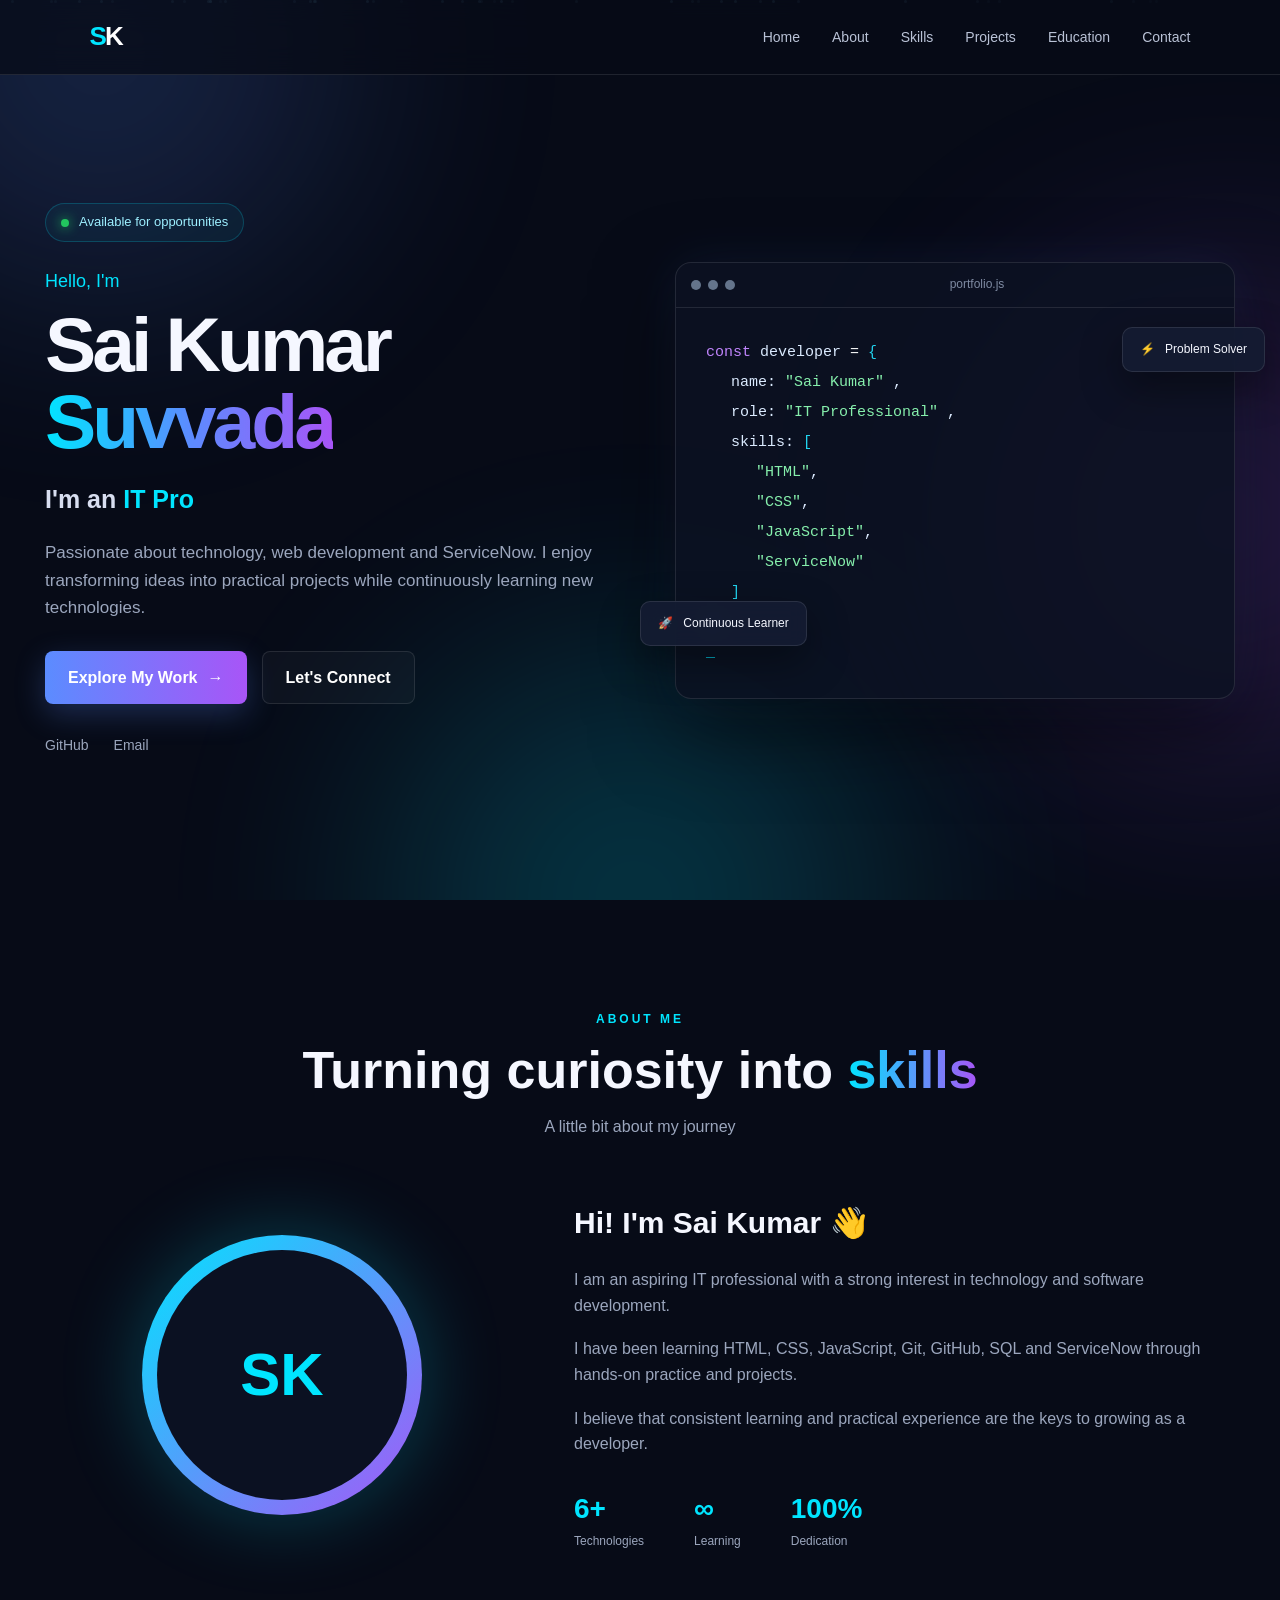
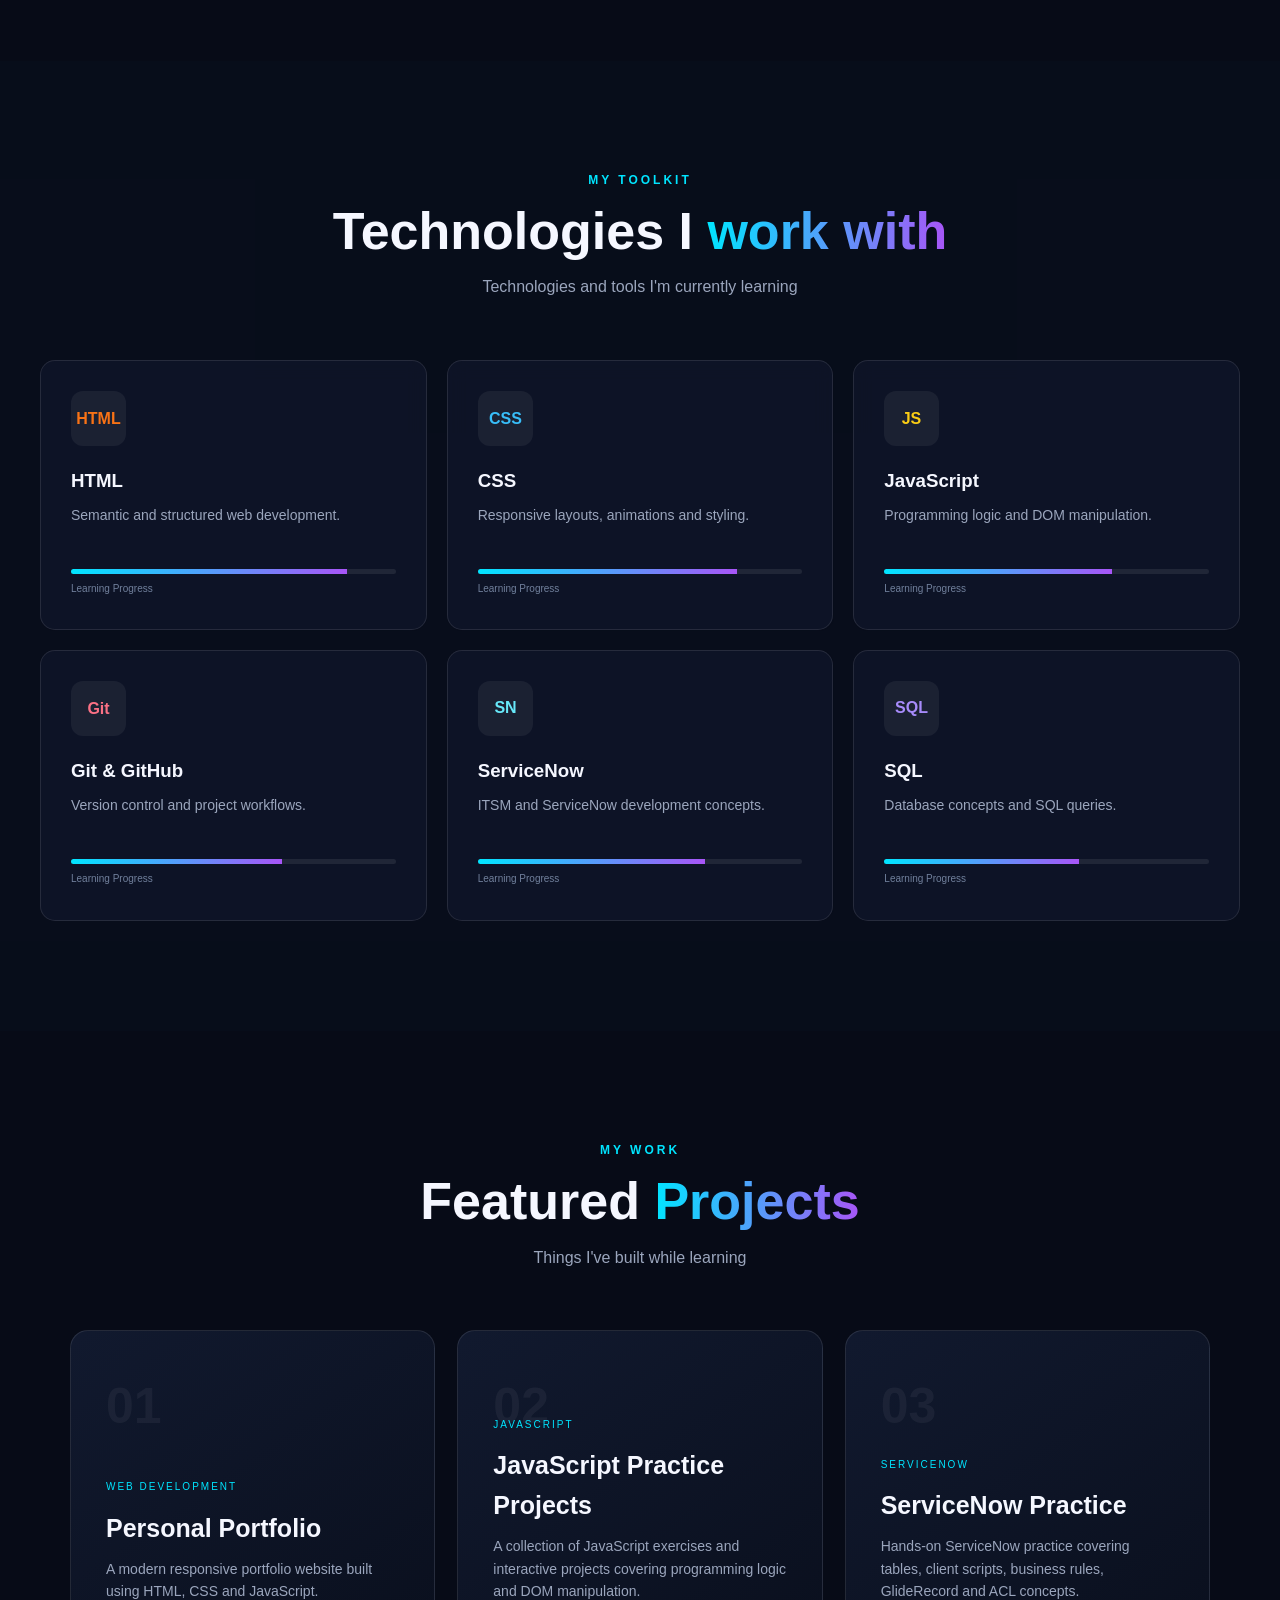
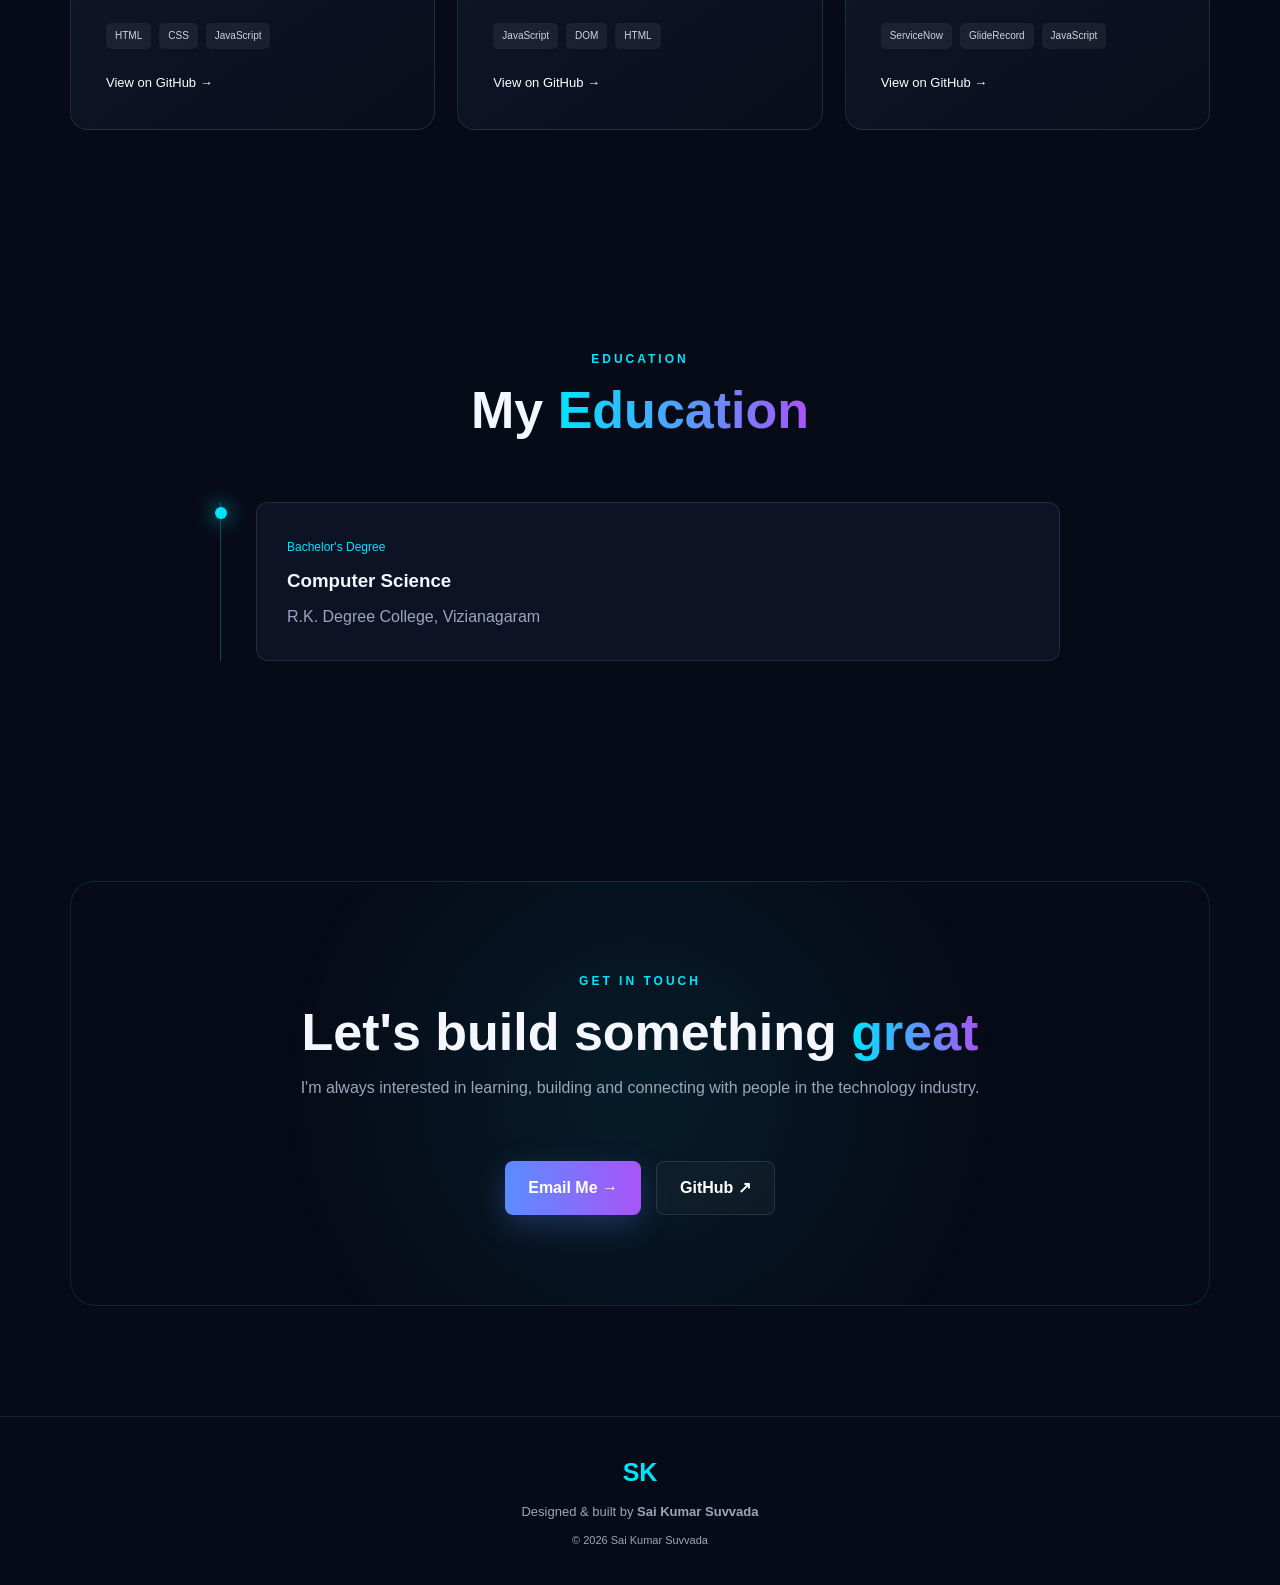
<file: Portfolio.html>
<!DOCTYPE html>
<html lang="en">

<head>
    <meta charset="UTF-8">
    <meta name="viewport" content="width=device-width, initial-scale=1.0">

    <title>Sai Kumar Suvvada | Portfolio</title>

    <meta name="description"
        content="Portfolio of Sai Kumar Suvvada - Aspiring IT Professional, ServiceNow and Web Development Learner">

    <link rel="stylesheet" href="Portfolio.css">
</head>

<body>

    <!-- Animated Background -->
    <div class="background">
        <div class="orb orb1"></div>
        <div class="orb orb2"></div>
        <div class="orb orb3"></div>
    </div>

    <!-- Particles -->
    <div id="particles"></div>


    <!-- ================= NAVBAR ================= -->

    <header class="navbar">

        <a href="#home" class="logo">
            <span>S</span>K
        </a>

        <nav>

            <ul class="nav-links">

                <li>
                    <a href="#home">Home</a>
                </li>

                <li>
                    <a href="#about">About</a>
                </li>

                <li>
                    <a href="#skills">Skills</a>
                </li>

                <li>
                    <a href="#projects">Projects</a>
                </li>

                <li>
                    <a href="#education">Education</a>
                </li>

                <li>
                    <a href="#contact">Contact</a>
                </li>

            </ul>

        </nav>

        <button class="menu-btn" id="menuBtn">
            ☰
        </button>

    </header>



    <!-- ================= HERO ================= -->

    <section id="home" class="hero">

        <div class="hero-content">

            <div class="status">
                <span></span>
                Available for opportunities
            </div>

            <p class="intro">
                Hello, I'm
            </p>

            <h1>
                Sai Kumar
                <br>
                <span>Suvvada</span>
            </h1>

            <h2>
                I'm an
                <span id="typing"></span>
            </h2>

            <p class="hero-description">
                Passionate about technology, web development and
                ServiceNow. I enjoy transforming ideas into practical
                projects while continuously learning new technologies.
            </p>

            <div class="hero-buttons">

                <a href="#projects" class="btn primary-btn">
                    Explore My Work
                    <span>→</span>
                </a>

                <a href="#contact" class="btn outline-btn">
                    Let's Connect
                </a>

            </div>


            <!-- Social Links -->

            <div class="social-links">

                <a href="https://github.com/saikum441-rgb"
                    target="_blank"
                    aria-label="GitHub">
                    GitHub
                </a>

                <a href="mailto:saikum441@gmail.com"
                    aria-label="Email">
                    Email
                </a>

            </div>

        </div>


        <!-- Hero Visual -->

        <div class="hero-visual">

            <div class="code-window">

                <div class="window-header">

                    <div class="window-buttons">
                        <span></span>
                        <span></span>
                        <span></span>
                    </div>

                    <p>portfolio.js</p>

                </div>


                <div class="code-content">

                    <p>
                        <span class="purple">const</span>
                        developer
                        <span class="white">=</span>
                        <span class="cyan">{</span>
                    </p>

                    <p class="indent">
                        name:
                        <span class="green">
                            "Sai Kumar"
                        </span>,
                    </p>

                    <p class="indent">
                        role:
                        <span class="green">
                            "IT Professional"
                        </span>,
                    </p>

                    <p class="indent">
                        skills:
                        <span class="cyan">[</span>
                    </p>

                    <p class="indent2">
                        <span class="green">"HTML"</span>,
                    </p>

                    <p class="indent2">
                        <span class="green">"CSS"</span>,
                    </p>

                    <p class="indent2">
                        <span class="green">"JavaScript"</span>,
                    </p>

                    <p class="indent2">
                        <span class="green">"ServiceNow"</span>
                    </p>

                    <p class="indent">
                        <span class="cyan">]</span>
                    </p>

                    <p>
                        <span class="cyan">}</span>;
                    </p>

                    <p class="cursor">_</p>

                </div>

            </div>


            <!-- Floating Cards -->

            <div class="floating-card card-one">
                <span>⚡</span>
                Problem Solver
            </div>

            <div class="floating-card card-two">
                <span>🚀</span>
                Continuous Learner
            </div>

        </div>

    </section>



    <!-- ================= ABOUT ================= -->

    <section id="about" class="section">

        <div class="section-heading">

            <p class="section-tag">
                ABOUT ME
            </p>

            <h2>
                Turning curiosity into
                <span>skills</span>
            </h2>

            <p>
                A little bit about my journey
            </p>

        </div>


        <div class="about-grid">

            <div class="about-image">

                <div class="profile-glow">

                    <div class="profile-circle">
                        SK
                    </div>

                </div>

            </div>


            <div class="about-text">

                <h3>
                    Hi! I'm Sai Kumar 👋
                </h3>

                <p>
                    I am an aspiring IT professional with a strong
                    interest in technology and software development.
                </p>

                <p>
                    I have been learning HTML, CSS, JavaScript,
                    Git, GitHub, SQL and ServiceNow through
                    hands-on practice and projects.
                </p>

                <p>
                    I believe that consistent learning and practical
                    experience are the keys to growing as a developer.
                </p>


                <div class="about-stats">

                    <div>
                        <strong>6+</strong>
                        <span>Technologies</span>
                    </div>

                    <div>
                        <strong>∞</strong>
                        <span>Learning</span>
                    </div>

                    <div>
                        <strong>100%</strong>
                        <span>Dedication</span>
                    </div>

                </div>

            </div>

        </div>

    </section>



    <!-- ================= SKILLS ================= -->

    <section id="skills" class="section skills-section">

        <div class="section-heading">

            <p class="section-tag">
                MY TOOLKIT
            </p>

            <h2>
                Technologies I
                <span>work with</span>
            </h2>

            <p>
                Technologies and tools I'm currently learning
            </p>

        </div>


        <div class="skills-grid">


            <div class="skill-card">

                <div class="skill-icon html">
                    HTML
                </div>

                <h3>HTML</h3>

                <p>
                    Semantic and structured web development.
                </p>

                <div class="skill-bar">
                    <span style="--width: 85%"></span>
                </div>

                <small>Learning Progress</small>

            </div>


            <div class="skill-card">

                <div class="skill-icon css">
                    CSS
                </div>

                <h3>CSS</h3>

                <p>
                    Responsive layouts, animations and styling.
                </p>

                <div class="skill-bar">
                    <span style="--width: 80%"></span>
                </div>

                <small>Learning Progress</small>

            </div>


            <div class="skill-card">

                <div class="skill-icon js">
                    JS
                </div>

                <h3>JavaScript</h3>

                <p>
                    Programming logic and DOM manipulation.
                </p>

                <div class="skill-bar">
                    <span style="--width: 70%"></span>
                </div>

                <small>Learning Progress</small>

            </div>


            <div class="skill-card">

                <div class="skill-icon git">
                    Git
                </div>

                <h3>Git & GitHub</h3>

                <p>
                    Version control and project workflows.
                </p>

                <div class="skill-bar">
                    <span style="--width: 65%"></span>
                </div>

                <small>Learning Progress</small>

            </div>


            <div class="skill-card">

                <div class="skill-icon snow">
                    SN
                </div>

                <h3>ServiceNow</h3>

                <p>
                    ITSM and ServiceNow development concepts.
                </p>

                <div class="skill-bar">
                    <span style="--width: 70%"></span>
                </div>

                <small>Learning Progress</small>

            </div>


            <div class="skill-card">

                <div class="skill-icon sql">
                    SQL
                </div>

                <h3>SQL</h3>

                <p>
                    Database concepts and SQL queries.
                </p>

                <div class="skill-bar">
                    <span style="--width: 60%"></span>
                </div>

                <small>Learning Progress</small>

            </div>

        </div>

    </section>



    <!-- ================= PROJECTS ================= -->

    <section id="projects" class="section">

        <div class="section-heading">

            <p class="section-tag">
                MY WORK
            </p>

            <h2>
                Featured
                <span>Projects</span>
            </h2>

            <p>
                Things I've built while learning
            </p>

        </div>


        <div class="projects-grid">


            <!-- Project 1 -->

            <article class="project-card">

                <div class="project-number">
                    01
                </div>

                <div class="project-content">

                    <span class="project-type">
                        WEB DEVELOPMENT
                    </span>

                    <h3>
                        Personal Portfolio
                    </h3>

                    <p>
                        A modern responsive portfolio website built
                        using HTML, CSS and JavaScript.
                    </p>

                    <div class="tech-stack">

                        <span>HTML</span>
                        <span>CSS</span>
                        <span>JavaScript</span>

                    </div>

                    <a
                        href="https://github.com/saikum441-rgb"
                        target="_blank"
                        class="project-link">

                        View on GitHub →

                    </a>

                </div>

            </article>



            <!-- Project 2 -->

            <article class="project-card">

                <div class="project-number">
                    02
                </div>

                <div class="project-content">

                    <span class="project-type">
                        JAVASCRIPT
                    </span>

                    <h3>
                        JavaScript Practice Projects
                    </h3>

                    <p>
                        A collection of JavaScript exercises and
                        interactive projects covering programming
                        logic and DOM manipulation.
                    </p>

                    <div class="tech-stack">

                        <span>JavaScript</span>
                        <span>DOM</span>
                        <span>HTML</span>

                    </div>

                    <a
                        href="https://github.com/saikum441-rgb"
                        target="_blank"
                        class="project-link">

                        View on GitHub →

                    </a>

                </div>

            </article>



            <!-- Project 3 -->

            <article class="project-card">

                <div class="project-number">
                    03
                </div>

                <div class="project-content">

                    <span class="project-type">
                        SERVICENOW
                    </span>

                    <h3>
                        ServiceNow Practice
                    </h3>

                    <p>
                        Hands-on ServiceNow practice covering
                        tables, client scripts, business rules,
                        GlideRecord and ACL concepts.
                    </p>

                    <div class="tech-stack">

                        <span>ServiceNow</span>
                        <span>GlideRecord</span>
                        <span>JavaScript</span>

                    </div>

                    <a
                        href="https://github.com/saikum441-rgb"
                        target="_blank"
                        class="project-link">

                        View on GitHub →

                    </a>

                </div>

            </article>

        </div>

    </section>



    <!-- ================= EDUCATION ================= -->

    <section id="education" class="section education-section">

        <div class="section-heading">

            <p class="section-tag">
                EDUCATION
            </p>

            <h2>
                My
                <span>Education</span>
            </h2>

        </div>


        <div class="timeline">

            <div class="timeline-item">

                <div class="timeline-dot"></div>

                <div class="timeline-content">

                    <span>
                        Bachelor's Degree
                    </span>

                    <h3>
                        Computer Science
                    </h3>

                    <p>
                        R.K. Degree College, Vizianagaram
                    </p>

                </div>

            </div>

        </div>

    </section>



    <!-- ================= CONTACT ================= -->

    <section id="contact" class="section contact-section">

        <div class="contact-box">

            <div class="section-heading">

                <p class="section-tag">
                    GET IN TOUCH
                </p>

                <h2>
                    Let's build something
                    <span>great</span>
                </h2>

                <p>
                    I'm always interested in learning,
                    building and connecting with people
                    in the technology industry.
                </p>

            </div>


            <div class="contact-buttons">

                <a
                    href="mailto:saikum441@gmail.com"
                    class="btn primary-btn">

                    Email Me →

                </a>


                <a
                    href="https://github.com/saikum441-rgb"
                    target="_blank"
                    class="btn outline-btn">

                    GitHub ↗

                </a>

            </div>

        </div>

    </section>



    <!-- ================= FOOTER ================= -->

    <footer>

        <div class="footer-content">

            <div class="footer-logo">
                SK
            </div>

            <p>
                Designed & built by
                <strong>Sai Kumar Suvvada</strong>
            </p>

            <p class="copyright">
                © 2026 Sai Kumar Suvvada
            </p>

        </div>

    </footer>


    <script src="Portfolio.js"></script>

</body>

</html>
</file>
<file: Portfolio.css>
/* =========================================
   RESET
========================================= */

* {
    margin: 0;
    padding: 0;
    box-sizing: border-box;
}

html {
    scroll-behavior: smooth;
}

body {
    font-family: "Segoe UI", Arial, sans-serif;
    background: #070b17;
    color: #f5f7ff;
    overflow-x: hidden;
    line-height: 1.6;
}


/* =========================================
   VARIABLES
========================================= */

:root {

    --background: #070b17;

    --card: rgba(17, 24, 45, 0.65);

    --blue: #5b8cff;

    --cyan: #00e5ff;

    --purple: #a855f7;

    --pink: #ec4899;

    --text: #f5f7ff;

    --muted: #9ba6bd;

    --border: rgba(255,255,255,0.1);

}


/* =========================================
   BACKGROUND
========================================= */

.background {
    position: fixed;
    inset: 0;
    overflow: hidden;
    z-index: -3;
}

.orb {
    position: absolute;

    width: 500px;
    height: 500px;

    border-radius: 50%;

    filter: blur(120px);

    opacity: 0.18;

    animation: floatOrb 15s infinite alternate ease-in-out;
}

.orb1 {
    background: var(--blue);

    top: -200px;
    left: -150px;
}

.orb2 {
    background: var(--purple);

    right: -200px;
    top: 30%;
}

.orb3 {
    background: var(--cyan);

    bottom: -250px;
    left: 30%;
}

@keyframes floatOrb {

    0% {
        transform: translate(0,0);
    }

    100% {
        transform: translate(100px,80px);
    }

}


/* =========================================
   PARTICLES
========================================= */

#particles {
    position: fixed;

    inset: 0;

    pointer-events: none;

    z-index: -2;
}

.particle {
    position: absolute;

    width: 3px;
    height: 3px;

    background: #7dd3fc;

    border-radius: 50%;

    opacity: 0.5;

    animation: particleFloat linear infinite;
}

@keyframes particleFloat {

    from {
        transform: translateY(100vh);
    }

    to {
        transform: translateY(-10vh);
    }

}


/* =========================================
   NAVBAR
========================================= */

.navbar {

    position: fixed;

    top: 0;
    left: 0;
    right: 0;

    height: 75px;

    display: flex;

    justify-content: space-between;

    align-items: center;

    padding: 0 7%;

    background: rgba(7,11,23,0.75);

    backdrop-filter: blur(15px);

    border-bottom: 1px solid var(--border);

    z-index: 1000;

}


.logo {

    text-decoration: none;

    color: white;

    font-size: 26px;

    font-weight: 800;

    letter-spacing: -2px;

}

.logo span {

    color: var(--cyan);

}


.nav-links {

    display: flex;

    list-style: none;

    gap: 32px;

}


.nav-links a {

    text-decoration: none;

    color: #b9c2d6;

    font-size: 14px;

    transition: 0.3s;

}


.nav-links a:hover {

    color: var(--cyan);

}


.menu-btn {

    display: none;

    background: none;

    border: none;

    color: white;

    font-size: 26px;

    cursor: pointer;

}


/* =========================================
   HERO
========================================= */

.hero {

    min-height: 100vh;

    max-width: 1250px;

    margin: auto;

    padding: 140px 30px 80px;

    display: grid;

    grid-template-columns: 1fr 1fr;

    align-items: center;

    gap: 70px;

}


.status {

    display: inline-flex;

    align-items: center;

    gap: 10px;

    padding: 8px 15px;

    border: 1px solid rgba(0,229,255,0.2);

    background: rgba(0,229,255,0.05);

    border-radius: 50px;

    color: #9defff;

    font-size: 13px;

    margin-bottom: 25px;

}


.status span {

    width: 8px;

    height: 8px;

    background: #22c55e;

    border-radius: 50%;

    box-shadow: 0 0 12px #22c55e;

    animation: pulse 1.5s infinite;

}


@keyframes pulse {

    50% {
        opacity: 0.3;
    }

}


.intro {

    color: var(--cyan);

    font-size: 18px;

}


.hero h1 {

    font-size: clamp(50px, 6vw, 82px);

    line-height: 1;

    margin: 10px 0 20px;

    letter-spacing: -4px;

}


.hero h1 span {

    background: linear-gradient(
        90deg,
        var(--cyan),
        var(--blue),
        var(--purple)
    );

    -webkit-background-clip: text;

    color: transparent;

}


.hero h2 {

    font-size: 25px;

    color: #d8def0;

    margin-bottom: 20px;

}


#typing {

    color: var(--cyan);

}


.hero-description {

    color: var(--muted);

    max-width: 600px;

    font-size: 17px;

}


.hero-buttons {

    display: flex;

    gap: 15px;

    margin-top: 30px;

}


.btn {

    display: inline-flex;

    align-items: center;

    gap: 10px;

    padding: 13px 23px;

    border-radius: 8px;

    text-decoration: none;

    font-weight: 600;

    transition: 0.3s;

}


.primary-btn {

    background: linear-gradient(
        90deg,
        var(--blue),
        var(--purple)
    );

    color: white;

    box-shadow: 0 10px 30px rgba(91,140,255,0.25);

}


.primary-btn:hover {

    transform: translateY(-4px);

    box-shadow: 0 15px 35px rgba(91,140,255,0.4);

}


.outline-btn {

    color: white;

    border: 1px solid var(--border);

    background: rgba(255,255,255,0.03);

}


.outline-btn:hover {

    border-color: var(--cyan);

    color: var(--cyan);

    transform: translateY(-4px);

}


.social-links {

    display: flex;

    gap: 25px;

    margin-top: 30px;

}


.social-links a {

    color: var(--muted);

    text-decoration: none;

    font-size: 14px;

}


.social-links a:hover {

    color: var(--cyan);

}


/* =========================================
   CODE WINDOW
========================================= */

.hero-visual {

    position: relative;

    perspective: 1000px;

}


.code-window {

    background: rgba(12,18,35,0.85);

    border: 1px solid rgba(255,255,255,0.1);

    border-radius: 16px;

    overflow: hidden;

    box-shadow:
        0 30px 80px rgba(0,0,0,0.5),
        0 0 50px rgba(91,140,255,0.1);

    animation: codeFloat 5s ease-in-out infinite;

}


@keyframes codeFloat {

    50% {
        transform: translateY(-15px) rotateY(2deg);
    }

}


.window-header {

    height: 45px;

    display: flex;

    align-items: center;

    padding: 0 15px;

    border-bottom: 1px solid var(--border);

}


.window-buttons {

    display: flex;

    gap: 7px;

}


.window-buttons span {

    width: 10px;
    height: 10px;

    border-radius: 50%;

    background: #64748b;

}


.window-header p {

    margin: auto;

    color: #7f8ba3;

    font-size: 12px;

}


.code-content {

    padding: 30px;

    font-family: Consolas, monospace;

    font-size: 15px;

    line-height: 2;

    color: #dbeafe;

}


.indent {
    padding-left: 25px;
}


.indent2 {
    padding-left: 50px;
}


.purple {
    color: #c084fc;
}


.cyan {
    color: #22d3ee;
}


.green {
    color: #86efac;
}


.white {
    color: white;
}


.cursor {

    color: var(--cyan);

    animation: blink 1s infinite;

}


@keyframes blink {

    50% {
        opacity: 0;
    }

}


/* Floating Cards */

.floating-card {

    position: absolute;

    padding: 12px 17px;

    background: rgba(20,28,50,0.9);

    backdrop-filter: blur(10px);

    border: 1px solid var(--border);

    border-radius: 10px;

    font-size: 12px;

    box-shadow: 0 15px 40px rgba(0,0,0,0.4);

}


.floating-card span {

    margin-right: 7px;

}


.card-one {

    top: 15%;

    right: -30px;

    animation: floatCard 4s infinite ease-in-out;

}


.card-two {

    bottom: 12%;

    left: -35px;

    animation: floatCard 5s infinite ease-in-out reverse;

}


@keyframes floatCard {

    50% {
        transform: translateY(-15px);
    }

}


/* =========================================
   SECTIONS
========================================= */

.section {

    max-width: 1200px;

    margin: auto;

    padding: 110px 30px;

}


.section-heading {

    text-align: center;

    margin-bottom: 60px;

}


.section-tag {

    color: var(--cyan);

    font-size: 12px;

    letter-spacing: 3px;

    font-weight: bold;

    margin-bottom: 10px;

}


.section-heading h2 {

    font-size: clamp(35px,5vw,52px);

    line-height: 1.2;

}


.section-heading h2 span {

    background: linear-gradient(
        90deg,
        var(--cyan),
        var(--purple)
    );

    -webkit-background-clip: text;

    color: transparent;

}


.section-heading > p:last-child {

    color: var(--muted);

    margin-top: 12px;

}


/* =========================================
   ABOUT
========================================= */

.about-grid {

    display: grid;

    grid-template-columns: 0.8fr 1.2fr;

    gap: 80px;

    align-items: center;

}


.about-image {

    display: flex;

    justify-content: center;

}


.profile-glow {

    width: 280px;

    height: 280px;

    border-radius: 50%;

    display: grid;

    place-items: center;

    background:
        linear-gradient(
            135deg,
            var(--cyan),
            var(--purple)
        );

    box-shadow:
        0 0 80px rgba(0,229,255,0.25);

    animation: profileRotate 8s linear infinite;

}


.profile-circle {

    width: 250px;

    height: 250px;

    border-radius: 50%;

    display: grid;

    place-items: center;

    background: #0b1122;

    font-size: 60px;

    font-weight: 800;

    color: var(--cyan);

}


@keyframes profileRotate {

    50% {
        transform: rotate(5deg) scale(1.04);
    }

}


.about-text h3 {

    font-size: 30px;

    margin-bottom: 20px;

}


.about-text p {

    color: var(--muted);

    margin-bottom: 18px;

}


.about-stats {

    display: flex;

    gap: 50px;

    margin-top: 30px;

}


.about-stats div {

    display: flex;

    flex-direction: column;

}


.about-stats strong {

    font-size: 28px;

    color: var(--cyan);

}


.about-stats span {

    color: var(--muted);

    font-size: 12px;

}


/* =========================================
   SKILLS
========================================= */

.skills-section {

    max-width: none;

    background: rgba(10,16,32,0.45);

}


.skills-grid {

    max-width: 1200px;

    margin: auto;

    display: grid;

    grid-template-columns: repeat(3,1fr);

    gap: 20px;

}


.skill-card {

    padding: 30px;

    border: 1px solid var(--border);

    background: var(--card);

    backdrop-filter: blur(10px);

    border-radius: 15px;

    transition: 0.4s;

}


.skill-card:hover {

    transform: translateY(-10px);

    border-color: rgba(0,229,255,0.4);

    box-shadow: 0 20px 50px rgba(0,0,0,0.3);

}


.skill-icon {

    width: 55px;

    height: 55px;

    border-radius: 12px;

    display: grid;

    place-items: center;

    font-weight: bold;

    margin-bottom: 20px;

    background: rgba(255,255,255,0.06);

}


.html {
    color: #f97316;
}

.css {
    color: #38bdf8;
}

.js {
    color: #facc15;
}

.git {
    color: #fb7185;
}

.snow {
    color: #67e8f9;
}

.sql {
    color: #a78bfa;
}


.skill-card h3 {

    margin-bottom: 8px;

}


.skill-card p {

    color: var(--muted);

    font-size: 14px;

    min-height: 45px;

}


.skill-bar {

    height: 5px;

    background: rgba(255,255,255,0.08);

    border-radius: 10px;

    overflow: hidden;

    margin-top: 20px;

}


.skill-bar span {

    display: block;

    width: var(--width);

    height: 100%;

    background: linear-gradient(
        90deg,
        var(--cyan),
        var(--purple)
    );

    animation: skillLoad 2s ease;

}


@keyframes skillLoad {

    from {
        width: 0;
    }

}


.skill-card small {

    color: #71809c;

    font-size: 10px;

}


/* =========================================
   PROJECTS
========================================= */

.projects-grid {

    display: grid;

    grid-template-columns: repeat(3,1fr);

    gap: 22px;

}


.project-card {

    position: relative;

    overflow: hidden;

    min-height: 400px;

    padding: 35px;

    border-radius: 18px;

    border: 1px solid var(--border);

    background: linear-gradient(
        145deg,
        rgba(20,29,53,0.8),
        rgba(10,15,29,0.8)
    );

    transition: 0.5s;

}


.project-card::before {

    content: "";

    position: absolute;

    width: 180px;

    height: 180px;

    background: var(--purple);

    filter: blur(100px);

    opacity: 0;

    transition: 0.5s;

}


.project-card:hover {

    transform: translateY(-12px);

    border-color: rgba(168,85,247,0.4);

}


.project-card:hover::before {

    opacity: 0.15;

}


.project-number {

    font-size: 50px;

    font-weight: 800;

    color: rgba(255,255,255,0.05);

}


.project-content {

    position: absolute;

    left: 35px;

    right: 35px;

    bottom: 35px;

}


.project-type {

    color: var(--cyan);

    font-size: 10px;

    letter-spacing: 2px;

}


.project-content h3 {

    font-size: 25px;

    margin: 10px 0;

}


.project-content p {

    color: var(--muted);

    font-size: 14px;

}


.tech-stack {

    display: flex;

    gap: 8px;

    flex-wrap: wrap;

    margin: 20px 0;

}


.tech-stack span {

    padding: 5px 9px;

    background: rgba(255,255,255,0.06);

    border-radius: 5px;

    color: #cbd5e1;

    font-size: 10px;

}


.project-link {

    color: white;

    text-decoration: none;

    font-size: 13px;

}


.project-link:hover {

    color: var(--cyan);

}


/* =========================================
   EDUCATION
========================================= */

.education-section {

    max-width: 900px;

}


.timeline {

    position: relative;

    border-left: 1px solid rgba(0,229,255,0.3);

    padding-left: 35px;

}


.timeline-item {

    position: relative;

}


.timeline-dot {

    position: absolute;

    left: -41px;

    top: 5px;

    width: 12px;

    height: 12px;

    border-radius: 50%;

    background: var(--cyan);

    box-shadow: 0 0 20px var(--cyan);

}


.timeline-content {

    padding: 30px;

    border: 1px solid var(--border);

    border-radius: 12px;

    background: var(--card);

}


.timeline-content span {

    color: var(--cyan);

    font-size: 12px;

}


.timeline-content h3 {

    margin: 8px 0;

}


.timeline-content p {

    color: var(--muted);

}


/* =========================================
   CONTACT
========================================= */

.contact-box {

    text-align: center;

    padding: 90px 30px;

    border-radius: 25px;

    border: 1px solid rgba(0,229,255,0.15);

    background:
        radial-gradient(
            circle at center,
            rgba(0,229,255,0.08),
            transparent 60%
        );

}


.contact-buttons {

    display: flex;

    justify-content: center;

    gap: 15px;

    margin-top: 30px;

}


/* =========================================
   FOOTER
========================================= */

footer {

    border-top: 1px solid var(--border);

    padding: 35px 20px;

    text-align: center;

}


.footer-logo {

    font-size: 25px;

    font-weight: bold;

    color: var(--cyan);

}


footer p {

    color: var(--muted);

    font-size: 13px;

    margin-top: 10px;

}


.copyright {

    font-size: 11px;

}


/* =========================================
   RESPONSIVE
========================================= */

@media (max-width: 900px) {

    .nav-links {

        display: none;

        position: absolute;

        top: 75px;

        left: 0;

        right: 0;

        flex-direction: column;

        align-items: center;

        padding: 30px;

        background: #0b1122;

        gap: 25px;

    }


    .nav-links.active {

        display: flex;

    }


    .menu-btn {

        display: block;

    }


    .hero {

        grid-template-columns: 1fr;

        text-align: center;

    }


    .hero-description {

        margin: auto;

    }


    .hero-buttons,
    .social-links {

        justify-content: center;

    }


    .hero-visual {

        max-width: 650px;

        width: 100%;

        margin: auto;

    }


    .about-grid {

        grid-template-columns: 1fr;

        text-align: center;

    }


    .about-stats {

        justify-content: center;

    }


    .skills-grid,
    .projects-grid {

        grid-template-columns: 1fr 1fr;

    }

}


@media (max-width: 600px) {

    .section {

        padding: 80px 20px;

    }


    .hero {

        padding: 120px 20px 60px;

    }


    .hero h1 {

        letter-spacing: -2px;

    }


    .hero-buttons {

        flex-direction: column;

    }


    .btn {

        justify-content: center;

    }


    .floating-card {

        display: none;

    }


    .skills-grid,
    .projects-grid {

        grid-template-columns: 1fr;

    }


    .about-stats {

        gap: 25px;

    }


    .profile-glow {

        width: 220px;
        height: 220px;

    }


    .profile-circle {

        width: 195px;
        height: 195px;

    }


    .code-content {

        padding: 20px;

        font-size: 11px;

    }

}
</file>
